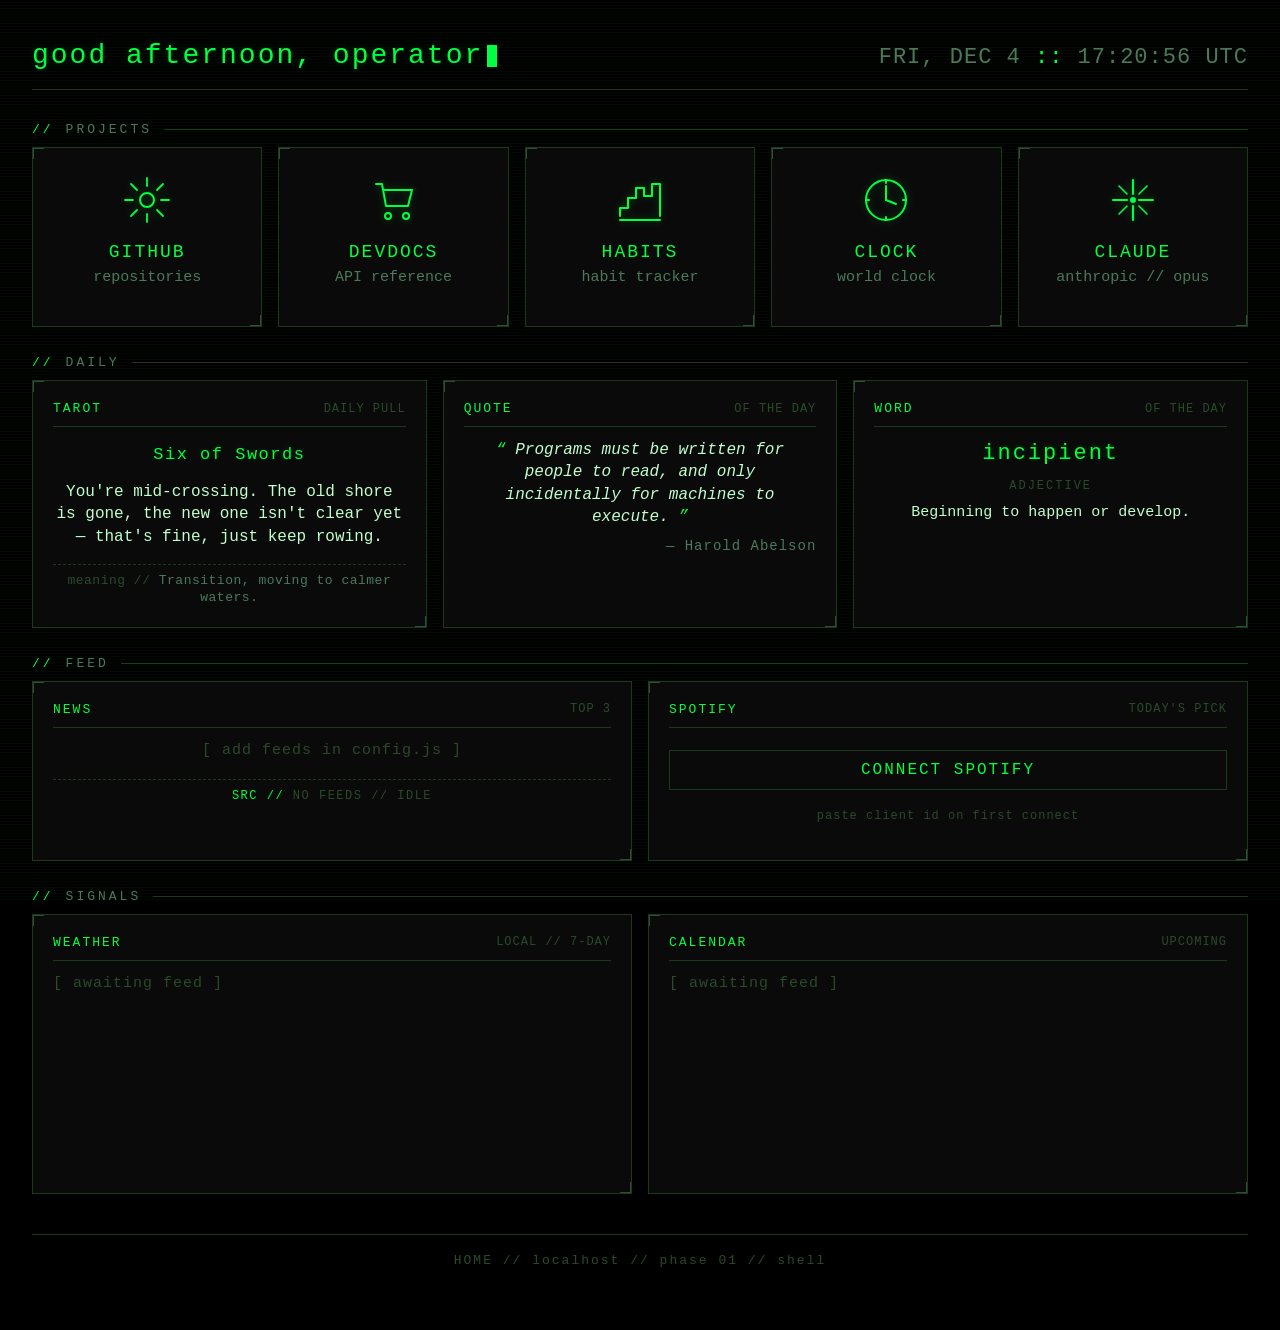
<file: browsers/librewolf/newtab/index.html>
<!DOCTYPE html>
<html lang="en">
<head>
<meta charset="UTF-8">
<title>HOME // new tab</title>
<style>
  :root {
    --sc-bg:         #000000;
    --sc-panel:      #0a0a0a;
    --sc-hover:      #001a0a;
    --sc-border:     #1a3a1a;
    --sc-border-lit: #00ff41;
    --sc-text:       #c0ffcc;
    --sc-text-dim:   #4a7a5a;
    --sc-text-ghost: #2a4a2a;
    --sc-green:      #00ff41;
    --sc-green-dim:  #00cc33;
    --sc-amber:      #ffaa00;
    --sc-red:        #ff0033;
    --sc-glow:       0 0 12px rgba(0, 255, 65, 0.35);
    --sc-glow-soft:  0 0 6px  rgba(0, 255, 65, 0.18);
  }

  * { box-sizing: border-box; margin: 0; padding: 0; }

  html, body {
    background: var(--sc-bg);
    color: var(--sc-text);
    font-family: "VT323", monospace;
    font-size: 20px;
    min-height: 100vh;
    overflow-x: hidden;
  }

  /* Scanlines overlay — classic CRT scanline pattern */
  body::before {
    content: "";
    position: fixed;
    inset: 0;
    pointer-events: none;
    z-index: 1;
    background-image: repeating-linear-gradient(
      to bottom,
      transparent 0,
      transparent 2px,
      rgba(0, 255, 65, 0.04) 2px,
      rgba(0, 255, 65, 0.04) 3px
    );
  }

  /* the main landmark: no box of its own, so the layout is untouched */
  .page-main { display: contents; }

  .wrap {
    max-width: 1400px;
    margin: 0 auto;
    padding: 40px 32px 60px;
    position: relative;
    z-index: 2;
  }

  /* ===== Header ===== */
  header {
    display: flex;
    align-items: baseline;
    justify-content: space-between;
    padding-bottom: 18px;
    border-bottom: 1px solid var(--sc-border);
    margin-bottom: 32px;
  }
  .greeting {
    font-family: "VT323", monospace;
    font-size: 28px;
    color: var(--sc-green);
    letter-spacing: 2px;
    text-shadow: var(--sc-glow-soft);
  }
  .greeting .cursor {
    display: inline-block;
    width: 10px; height: 22px;
    background: var(--sc-green);
    margin-left: 4px;
    animation: blink 1s steps(2) infinite;
    vertical-align: middle;
  }
  .clock {
    font-family: "VT323", monospace;
    font-size: 22px;
    color: var(--sc-text-dim);
    letter-spacing: 1px;
  }
  .clock .sep { color: var(--sc-green); }
  @keyframes blink { 50% { opacity: 0; } }

  /* ===== Row headers ===== */
  .row-label {
    font-family: "VT323", monospace;
    font-size: 13px;
    letter-spacing: 3px;
    color: var(--sc-text-dim);
    text-transform: uppercase;
    margin: 28px 0 10px;
    display: flex;
    align-items: center;
    gap: 12px;
  }
  .row-label::before {
    content: "//";
    color: var(--sc-green);
  }
  .row-label::after {
    content: "";
    flex: 1;
    height: 1px;
    background: var(--sc-border);
  }

  /* ===== Grid rows ===== */
  .grid-5 {
    display: grid;
    grid-template-columns: repeat(5, 1fr);
    gap: 16px;
  }
  .grid-4 {
    display: grid;
    grid-template-columns: repeat(4, 1fr);
    gap: 16px;
  }
  .grid-3 {
    display: grid;
    grid-template-columns: repeat(3, 1fr);
    gap: 16px;
  }
  .grid-2 {
    display: grid;
    grid-template-columns: repeat(2, 1fr);
    gap: 16px;
  }

  @media (max-width: 1200px) {
    .grid-5 { grid-template-columns: repeat(3, 1fr); }
  }
  @media (max-width: 1000px) {
    .grid-4 { grid-template-columns: repeat(2, 1fr); }
    .grid-3 { grid-template-columns: 1fr; }
    .grid-2 { grid-template-columns: 1fr; }
  }
  @media (max-width: 800px) {
    .grid-5 { grid-template-columns: repeat(2, 1fr); }
  }
  @media (max-width: 560px) {
    .grid-4 { grid-template-columns: 1fr; }
    .grid-5 { grid-template-columns: 1fr; }
  }

  /* ===== Card base ===== */
  .card {
    background: var(--sc-panel);
    border: 1px solid var(--sc-border);
    padding: 20px;
    position: relative;
    transition: border-color 150ms ease,
                box-shadow   200ms ease,
                background   150ms ease;
    overflow: hidden;
  }
  .card:hover {
    border-color: var(--sc-green);
    box-shadow: var(--sc-glow);
    background: var(--sc-hover);
  }
  .card::before {
    content: "";
    position: absolute;
    top: 0; left: 0;
    width: 10px; height: 10px;
    border-top:  1px solid var(--sc-text-dim);
    border-left: 1px solid var(--sc-text-dim);
    opacity: 0.6;
    transition: border-color 150ms ease;
  }
  .card:hover::before { border-color: var(--sc-green); }
  .card::after {
    content: "";
    position: absolute;
    bottom: 0; right: 0;
    width: 10px; height: 10px;
    border-bottom: 1px solid var(--sc-text-dim);
    border-right:  1px solid var(--sc-text-dim);
    opacity: 0.6;
    transition: border-color 150ms ease;
  }
  .card:hover::after { border-color: var(--sc-green); }

  /* ===== Launcher cards ===== */
  .launcher {
    display: flex;
    flex-direction: column;
    align-items: center;
    text-align: center;
    text-decoration: none;
    color: inherit;
    padding: 24px 16px;
    min-height: 180px;
  }
  .launcher .icon-slot {
    width: 56px; height: 56px;
    display: flex;
    align-items: center;
    justify-content: center;
    color: var(--sc-green);
    margin-bottom: 14px;
    filter: drop-shadow(0 0 4px rgba(0, 255, 65, 0.3));
  }
  .launcher:hover .icon-slot {
    filter: drop-shadow(0 0 8px rgba(0, 255, 65, 0.7));
  }
  .launcher .title {
    font-family: "VT323", monospace;
    font-size: 18px;
    color: var(--sc-green);
    letter-spacing: 2px;
    margin-bottom: 6px;
  }
  .launcher .tagline {
    font-size: 15px;
    color: var(--sc-text-dim);
    line-height: 1.3;
  }

  /* ===== Widget cards ===== */
  .widget {
    min-height: 180px;
    display: flex;
    flex-direction: column;
  }
  .widget .w-head {
    display: flex;
    align-items: center;
    justify-content: space-between;
    padding-bottom: 10px;
    margin-bottom: 12px;
    border-bottom: 1px solid var(--sc-border);
  }
  .widget .w-title {
    font-family: "VT323", monospace;
    font-size: 13px;
    letter-spacing: 2px;
    color: var(--sc-green);
    text-transform: uppercase;
  }
  .widget .w-badge {
    font-size: 12px;
    color: var(--sc-text-ghost);
    letter-spacing: 1px;
  }
  .widget .w-body {
    flex: 1;
    color: var(--sc-text);
    font-size: 17px;
    line-height: 1.4;
    display: flex;
    align-items: center;
    justify-content: center;
    text-align: center;
  }
  .widget .placeholder {
    color: var(--sc-text-ghost);
    font-size: 15px;
    letter-spacing: 1px;
  }
  .widget .placeholder::before { content: "[ "; }
  .widget .placeholder::after  { content: " ]"; }

  /* Lower row — weather + calendar get taller cards */
  .row-lower .widget { min-height: 280px; }

  /* ===== Widget content — tarot / quote / word ===== */
  .w-body { align-items: flex-start !important; justify-content: flex-start !important; }
  .w-body .content {
    width: 100%;
    display: flex;
    flex-direction: column;
    gap: 8px;
  }
  /* Tarot */
  .tarot-name {
    font-family: "VT323", monospace;
    font-size: 17px;
    color: var(--sc-green);
    letter-spacing: 1.5px;
    text-shadow: var(--sc-glow-soft);
    text-align: center;
    margin-top: 4px;
  }
  .tarot-read {
    font-size: 16px;
    color: var(--sc-text);
    line-height: 1.4;
    text-align: center;
    margin-top: 6px;
  }
  .tarot-meaning {
    font-size: 13px;
    color: var(--sc-text-dim);
    line-height: 1.3;
    text-align: center;
    margin-top: 8px;
    padding-top: 8px;
    border-top: 1px dashed var(--sc-border);
    letter-spacing: 0.5px;
  }
  .tarot-meaning::before { content: "meaning // "; color: var(--sc-text-ghost); }
  /* Source/attribution footer used on daily widgets */
  .w-src {
    font-size: 12px;
    color: var(--sc-text-ghost);
    letter-spacing: 1.5px;
    margin-top: 10px;
    padding-top: 8px;
    border-top: 1px dashed var(--sc-border);
    text-transform: uppercase;
  }
  .w-src::before { content: "src // "; color: var(--sc-green); }
  /* Quote */
  .quote-text {
    font-size: 16px;
    color: var(--sc-text);
    line-height: 1.4;
    font-style: italic;
  }
  .quote-text::before { content: "“ "; color: var(--sc-green); }
  .quote-text::after  { content: " ”"; color: var(--sc-green); }
  .quote-author {
    font-size: 14px;
    color: var(--sc-text-dim);
    text-align: right;
    letter-spacing: 1px;
  }
  .quote-author::before { content: "— "; }
  /* Word */
  .word-text {
    font-family: "VT323", monospace;
    font-size: 22px;
    color: var(--sc-green);
    letter-spacing: 2px;
    text-shadow: var(--sc-glow-soft);
  }
  .word-pos {
    font-size: 12px;
    color: var(--sc-text-ghost);
    letter-spacing: 2px;
    text-transform: uppercase;
  }
  .word-def {
    font-size: 15px;
    color: var(--sc-text);
    line-height: 1.35;
  }
  /* News */
  .news-widget { min-height: 0; }
  .news-widget .w-body { display: block; }
  .news-item {
    display: flex;
    gap: 16px;
    align-items: baseline;
    padding: 10px 2px;
    text-decoration: none;
    color: inherit;
    border-bottom: 1px dashed var(--sc-border);
    transition: color 120ms ease, background 120ms ease;
  }
  .news-item:last-of-type { border-bottom: none; }
  .news-item:hover {
    background: var(--sc-hover);
  }
  .news-label {
    font-size: 14px;
    letter-spacing: 1.5px;
    color: var(--sc-green);
    text-transform: uppercase;
    min-width: 170px;
    flex-shrink: 0;
    text-shadow: var(--sc-glow-soft);
  }
  .news-label::before { content: "[ "; color: var(--sc-text-ghost); }
  .news-label::after  { content: " ]"; color: var(--sc-text-ghost); }
  .news-title {
    font-size: 16px;
    color: var(--sc-text);
    line-height: 1.3;
  }
  .news-item:hover .news-title { color: var(--sc-green); }
  @media (max-width: 700px) {
    .news-item { flex-direction: column; gap: 4px; }
    .news-label { min-width: 0; }
  }
  /* Spotify */
  .spotify-widget .w-body { display: block; }
  .spotify-track {
    display: flex;
    gap: 14px;
    align-items: center;
    text-decoration: none;
    color: inherit;
    padding: 6px 0;
    transition: opacity 120ms ease;
  }
  .spotify-track:hover { opacity: 0.9; }
  .spotify-art {
    width: 84px;
    height: 84px;
    border: 1px solid var(--sc-border);
    flex-shrink: 0;
    object-fit: cover;
    transition: border-color 120ms ease, box-shadow 200ms ease;
  }
  .spotify-track:hover .spotify-art {
    border-color: var(--sc-green);
    box-shadow: var(--sc-glow);
  }
  .spotify-meta { flex: 1; min-width: 0; }
  .spotify-title {
    font-size: 18px;
    color: var(--sc-green);
    text-shadow: var(--sc-glow-soft);
    margin-bottom: 4px;
    overflow: hidden;
    text-overflow: ellipsis;
    white-space: nowrap;
    letter-spacing: 1px;
  }
  .spotify-artist {
    font-size: 15px;
    color: var(--sc-text);
    overflow: hidden;
    text-overflow: ellipsis;
    white-space: nowrap;
  }
  .spotify-album {
    font-size: 13px;
    color: var(--sc-text-dim);
    margin-top: 4px;
    overflow: hidden;
    text-overflow: ellipsis;
    white-space: nowrap;
  }
  .spotify-connect-wrap { text-align: center; padding: 10px 0; }
  .spotify-connect {
    background: transparent;
    color: var(--sc-green);
    border: 1px solid var(--sc-border);
    padding: 10px 20px;
    font-family: "VT323", monospace;
    font-size: 16px;
    letter-spacing: 2px;
    cursor: pointer;
    text-transform: uppercase;
    transition: all 150ms ease;
  }
  .spotify-connect:hover {
    border-color: var(--sc-green);
    box-shadow: var(--sc-glow);
    background: var(--sc-hover);
  }
  .spotify-hint {
    font-size: 12px;
    color: var(--sc-text-ghost);
    margin-top: 10px;
    letter-spacing: 1px;
  }

  /* ===== Footer ===== */
  footer {
    margin-top: 40px;
    padding-top: 18px;
    border-top: 1px solid var(--sc-border);
    text-align: center;
    font-size: 13px;
    color: var(--sc-text-ghost);
    letter-spacing: 2px;
  }
</style>
</head>
<body>
<div class="wrap">

  <header>
    <div class="greeting" role="heading" aria-level="1">
      <span id="greeting">boot sequence</span><span class="cursor"></span>
    </div>
    <div class="clock">
      <span id="date">—</span>
      <span class="sep">::</span>
      <span id="time">—</span>
    </div>
  </header>

  <div class="page-main" role="main">

  <!-- ===== ROW 1 — launchers ===== -->
  <div class="row-label" role="heading" aria-level="2">PROJECTS</div>
  <section class="grid-5">

    <a class="card launcher" href="https://github.com">
      <span class="icon-slot" aria-hidden="true">
        <!-- sunburst / radiating phosphor -->
        <svg width="48" height="48" viewBox="0 0 48 48" fill="none" stroke="currentColor" stroke-width="2" stroke-linecap="round">
          <circle cx="24" cy="24" r="7"/>
          <g stroke-width="1.8">
            <line x1="24" y1="2"  x2="24" y2="10"/>
            <line x1="24" y1="38" x2="24" y2="46"/>
            <line x1="2"  y1="24" x2="10" y2="24"/>
            <line x1="38" y1="24" x2="46" y2="24"/>
            <line x1="8"  y1="8"  x2="14" y2="14"/>
            <line x1="34" y1="34" x2="40" y2="40"/>
            <line x1="40" y1="8"  x2="34" y2="14"/>
            <line x1="14" y1="34" x2="8"  y2="40"/>
          </g>
        </svg>
      </span>
      <div class="title">GITHUB</div>
      <div class="tagline">repositories</div>
    </a>

    <a class="card launcher" href="https://devdocs.io">
      <span class="icon-slot" aria-hidden="true">
        <!-- minimal cart -->
        <svg width="48" height="48" viewBox="0 0 48 48" fill="none" stroke="currentColor" stroke-width="2" stroke-linecap="round" stroke-linejoin="round">
          <path d="M6 8 H12 L16 30 H38 L42 14 H14"/>
          <circle cx="18" cy="40" r="3"/>
          <circle cx="36" cy="40" r="3"/>
        </svg>
      </span>
      <div class="title">DEVDOCS</div>
      <div class="tagline">API reference</div>
    </a>

    <a class="card launcher" href="https://example.com">
      <span class="icon-slot" aria-hidden="true">
        <!-- stepped habit graph -->
        <svg width="48" height="48" viewBox="0 0 48 48" fill="none" stroke="currentColor" stroke-width="2" stroke-linecap="round" stroke-linejoin="round">
          <polyline points="4,40 4,32 12,32 12,22 20,22 20,12 28,12 28,20 36,20 36,8 44,8 44,40"/>
          <line x1="4" y1="44" x2="44" y2="44"/>
        </svg>
      </span>
      <div class="title">HABITS</div>
      <div class="tagline">habit tracker</div>
    </a>

    <a class="card launcher" href="https://time.is">
      <span class="icon-slot" aria-hidden="true">
        <!-- analog clock -->
        <svg width="48" height="48" viewBox="0 0 48 48" fill="none" stroke="currentColor" stroke-width="2" stroke-linecap="round">
          <circle cx="24" cy="24" r="20"/>
          <line x1="24" y1="24" x2="24" y2="10"/>
          <line x1="24" y1="24" x2="34" y2="28"/>
          <line x1="24" y1="4" x2="24" y2="7"/>
          <line x1="24" y1="41" x2="24" y2="44"/>
          <line x1="4" y1="24" x2="7" y2="24"/>
          <line x1="41" y1="24" x2="44" y2="24"/>
        </svg>
      </span>
      <div class="title">CLOCK</div>
      <div class="tagline">world clock</div>
    </a>

    <a class="card launcher" href="https://claude.ai">
      <span class="icon-slot" aria-hidden="true">
        <!-- claude: 8-point radial spark, nods to Anthropic's mark without copying -->
        <svg width="48" height="48" viewBox="0 0 48 48" fill="none" stroke="currentColor" stroke-width="2" stroke-linecap="round">
          <g stroke-width="2.2">
            <!-- four long cardinal rays -->
            <line x1="24" y1="4"  x2="24" y2="18"/>
            <line x1="24" y1="30" x2="24" y2="44"/>
            <line x1="4"  y1="24" x2="18" y2="24"/>
            <line x1="30" y1="24" x2="44" y2="24"/>
          </g>
          <g stroke-width="1.6">
            <!-- four shorter diagonal rays -->
            <line x1="10" y1="10" x2="18" y2="18"/>
            <line x1="30" y1="30" x2="38" y2="38"/>
            <line x1="38" y1="10" x2="30" y2="18"/>
            <line x1="18" y1="30" x2="10" y2="38"/>
          </g>
          <!-- tight center dot -->
          <circle cx="24" cy="24" r="2" fill="currentColor"/>
        </svg>
      </span>
      <div class="title">CLAUDE</div>
      <div class="tagline">anthropic // opus</div>
    </a>

  </section>

  <!-- ===== ROW 2 — daily widgets ===== -->
  <div class="row-label" role="heading" aria-level="2">DAILY</div>
  <section class="grid-3">


    <article class="card widget">
      <div class="w-head">
        <div class="w-title">TAROT</div>
        <div class="w-badge" id="tarot-badge">DAILY PULL</div>
      </div>
      <div class="w-body" id="tarot-body"><span class="placeholder">awaiting transmission</span></div>
    </article>

    <article class="card widget">
      <div class="w-head">
        <div class="w-title">QUOTE</div>
        <div class="w-badge" id="quote-badge">OF THE DAY</div>
      </div>
      <div class="w-body" id="quote-body"><span class="placeholder">awaiting transmission</span></div>
    </article>

    <article class="card widget">
      <div class="w-head">
        <div class="w-title">WORD</div>
        <div class="w-badge" id="word-badge">OF THE DAY</div>
      </div>
      <div class="w-body" id="word-body"><span class="placeholder">awaiting transmission</span></div>
    </article>

  </section>

  <!-- ===== ROW 3 — news feed + spotify ===== -->
  <div class="row-label" role="heading" aria-level="2">FEED</div>
  <section class="grid-2">
    <article class="card widget news-widget">
      <div class="w-head">
        <div class="w-title">NEWS</div>
        <div class="w-badge" id="news-badge">TOP 3</div>
      </div>
      <div class="w-body" id="news-body"><span class="placeholder">awaiting feed</span></div>
    </article>
    <article class="card widget spotify-widget">
      <div class="w-head">
        <div class="w-title">SPOTIFY</div>
        <div class="w-badge" id="spotify-badge">TODAY'S PICK</div>
      </div>
      <div class="w-body" id="spotify-body"><span class="placeholder">not connected</span></div>
    </article>
  </section>

  <!-- ===== ROW 4 — weather + calendar ===== -->
  <div class="row-label" role="heading" aria-level="2">SIGNALS</div>
  <section class="grid-2 row-lower">

    <article class="card widget">
      <div class="w-head">
        <div class="w-title">WEATHER</div>
        <div class="w-badge" id="weather-badge">LOCAL // 7-DAY</div>
      </div>
      <div class="w-body"><span class="placeholder">awaiting feed</span></div>
    </article>

    <article class="card widget">
      <div class="w-head">
        <div class="w-title">CALENDAR</div>
        <div class="w-badge">UPCOMING</div>
      </div>
      <div class="w-body"><span class="placeholder">awaiting feed</span></div>
    </article>

  </section>

  </div>

  <footer>HOME // <span id="hostline">localhost</span> // phase 01 // shell</footer>

</div>

<script src="config.js"></script>
<script>
  // ===== Time-of-day greeting + clock =====
  // Matches GRTA mood schedule: dawn / morning / afternoon / evening / night
  const pad = n => String(n).padStart(2, "0");

  const CFG = window.HOME_CONFIG || {};
  const USER = CFG.name || "operator";

  function greetingFor(h) {
    if (h >= 5  && h < 12) return "good morning, " + USER;
    if (h >= 12 && h < 18) return "good afternoon, " + USER;
    if (h >= 18 && h < 22) return "good evening, " + USER;
    return "night shift, " + USER;
  }

  // Launcher cards and badges from config.js (missing entries keep the markup defaults).
  document.querySelectorAll(".card.launcher").forEach((card, i) => {
    const l = (CFG.launchers || [])[i];
    if (!l) return;
    if (l.href) card.href = l.href;
    if (l.title) card.querySelector(".title").textContent = l.title;
    if (l.tagline) card.querySelector(".tagline").textContent = l.tagline;
  });
  if (CFG.weatherLabel) document.getElementById("weather-badge").textContent = CFG.weatherLabel;

  function render() {
    const d = new Date();
    document.getElementById("greeting").textContent = greetingFor(d.getHours());
    document.getElementById("date").textContent =
      d.toLocaleDateString(undefined, { weekday: "short", month: "short", day: "numeric" }).toUpperCase();
    // Include the timezone abbreviation so the spoofed-tz case is visible.
    // If RFP is still clamping us to UTC, this reads "UTC" or nothing.
    const tz = (() => {
      try {
        const m = d.toLocaleString("en-US", { timeZoneName: "short" }).match(/\b([A-Z]{2,5})$/);
        return m ? m[1] : "";
      } catch (_) { return ""; }
    })();
    document.getElementById("time").textContent =
      pad(d.getHours()) + ":" + pad(d.getMinutes()) + ":" + pad(d.getSeconds()) +
      (tz ? " " + tz : "");
  }
  render();
  setInterval(render, 1000);
</script>

<script>
/* ==== Phase 2 data: tarot deck + quote fallback + word bank ==== */

const TAROT_DECK = [
  // Major Arcana — r = today's energy read
  { n: "0 — The Fool",            m: "New beginnings, leap of faith, innocence, spontaneity.",      r: "Say yes to the thing that scares you a little. The jump is the point — no one ever felt ready." },
  { n: "I — The Magician",        m: "Manifestation, resourcefulness, willpower, focused action.",  r: "You already have every tool you need. Stop collecting and start building." },
  { n: "II — The High Priestess", m: "Intuition, sacred knowledge, the unconscious mind, stillness.",r: "The answer is quieter than the noise. Sit with the question before reaching for the inbox." },
  { n: "III — The Empress",       m: "Femininity, beauty, nature, abundance, nurture.",             r: "Nurture the thing you've been neglecting — the project, the person, the self. Today it grows." },
  { n: "IV — The Emperor",        m: "Authority, structure, control, stable foundation.",           r: "Structure beats willpower. Build the framework today, work inside it tomorrow." },
  { n: "V — The Hierophant",      m: "Tradition, spiritual wisdom, conformity, mentorship.",        r: "Someone has already solved this problem. Find them, read them, borrow the playbook." },
  { n: "VI — The Lovers",         m: "Love, harmony, partnerships, alignment of values.",           r: "A choice today aligns you with what matters. Pick the option your values endorse, not the one that's easier." },
  { n: "VII — The Chariot",       m: "Control, willpower, determination, victory through discipline.",r: "Two forces pulling opposite ways — hold the reins on both. Discipline is the only vehicle forward." },
  { n: "VIII — Strength",         m: "Courage, inner strength, compassion, soft persuasion.",       r: "Soft hand, firm resolve. You don't have to win the argument to hold the ground." },
  { n: "IX — The Hermit",         m: "Soul-searching, introspection, solitude, inner guidance.",    r: "Pull back from the group chat today. The signal you need comes in silence." },
  { n: "X — Wheel of Fortune",    m: "Cycles, turning points, destiny, good luck.",                 r: "Something's turning in your favor — don't muscle it, ride it. Notice which door just opened." },
  { n: "XI — Justice",            m: "Fairness, truth, cause and effect, accountability.",          r: "A ledger's about to balance. Tell the truth, own the share that's yours, and let the rest go." },
  { n: "XII — The Hanged Man",    m: "Pause, surrender, new perspective, letting go.",              r: "You're stuck because you're pushing. Let go for a minute and the view flips." },
  { n: "XIII — Death",            m: "Endings, transformation, transition, release.",               r: "Something wants to end today. Don't prop it up out of nostalgia — compost it." },
  { n: "XIV — Temperance",        m: "Balance, moderation, patience, purposeful blending.",         r: "The sustainable pace wins today. Not the sprint, not the crawl — the walk you can keep." },
  { n: "XV — The Devil",          m: "Shadow self, attachment, addiction, self-imposed limits.",    r: "A habit's running the show. Look it dead in the eye — most of its power dies in the looking." },
  { n: "XVI — The Tower",         m: "Sudden upheaval, revelation, collapse of false structure.",   r: "If something falls today, it was already hollow. Clear the rubble — don't rebuild the same thing." },
  { n: "XVII — The Star",         m: "Hope, faith, renewal, serenity, inspiration.",                r: "After a rough stretch, a clear sky. Let yourself believe in the next thing you're making." },
  { n: "XVIII — The Moon",        m: "Illusion, intuition, fear surfacing, the subconscious.",      r: "Not everything you're feeling is real — but not everything you're feeling is wrong. Name which is which." },
  { n: "XIX — The Sun",           m: "Joy, success, vitality, positivity, clarity.",                r: "Today is good on purpose. Don't earn it, don't over-explain it — just be in it." },
  { n: "XX — Judgement",          m: "Reckoning, inner calling, rebirth, absolution.",              r: "A call is coming through — from your past, your gut, or a version of yourself you left behind. Answer it." },
  { n: "XXI — The World",         m: "Completion, integration, accomplishment, wholeness.",         r: "You're closer to done than you think. Finish the last 10% today — don't start a new chapter mid-sentence." },
  // Wands — fire, passion, creative energy
  { n: "Ace of Wands",    m: "Spark of inspiration, new creative energy, opportunity.",             r: "An idea just lit up — protect it for thirty minutes before you pitch, share, or evaluate it." },
  { n: "Two of Wands",    m: "Future planning, decision to expand, bold vision.",                   r: "Zoom out. The six-month view makes today's tradeoff obvious." },
  { n: "Three of Wands",  m: "Foresight, progress, ships coming in.",                               r: "The work you shipped earlier is starting to return value. Watch for signals — follow the warm ones." },
  { n: "Four of Wands",   m: "Celebration, home, belonging, milestones.",                           r: "A milestone earned, even if small — mark it out loud. Unacknowledged wins atrophy." },
  { n: "Five of Wands",   m: "Friction, competition, scrappy disagreement.",                        r: "Friction today is a sign people care. Don't smooth it too early — the heat is making the shape." },
  { n: "Six of Wands",    m: "Public recognition, victory, confidence affirmed.",                   r: "You're being seen. Accept the credit without deflecting — then get back to the next thing." },
  { n: "Seven of Wands",  m: "Defending your ground, perseverance, conviction.",                    r: "Hold the line on the standard. If you lower it today, you'll be defending the lower one tomorrow." },
  { n: "Eight of Wands",  m: "Swift motion, news arriving, rapid progress.",                        r: "Things speed up today. Inbox is active — check it with intention, not anxiety." },
  { n: "Nine of Wands",   m: "Resilience, last stand, stamina under pressure.",                     r: "You're tired, you're close. Not 'push through' — just one more honest round, then rest on purpose." },
  { n: "Ten of Wands",    m: "Overburden, responsibility, carrying too much.",                      r: "The load is too heavy because some of it isn't yours. Put down what you picked up for someone else." },
  { n: "Page of Wands",   m: "Discovery, enthusiasm, exploration of what's new.",                   r: "A beginner's curiosity today. Poke the thing you don't fully understand — the reps compound fast." },
  { n: "Knight of Wands", m: "Adventure, impulsive drive, passionate movement.",                    r: "Momentum is a gift but a poor strategist. Go fast on the right thing — pause to check that twice." },
  { n: "Queen of Wands",  m: "Warmth, confidence, magnetic presence.",                              r: "Bring the warmth today, not the heat. Your presence does more than your pitch." },
  { n: "King of Wands",   m: "Visionary leader, entrepreneurial fire, honor.",                      r: "Lead by pointing at the thing, not by pulling people toward it. The vision is the work." },
  // Cups — water, emotion, relationships
  { n: "Ace of Cups",     m: "New feelings, emotional opening, intuitive flow.",                    r: "Feelings are data. Something opened up — notice what, without rushing to respond." },
  { n: "Two of Cups",     m: "Mutual attraction, partnership, deep rapport.",                       r: "A relationship that matters needs ten minutes of real attention today. Make it." },
  { n: "Three of Cups",   m: "Friendship, celebration, community joy.",                             r: "The work is better when you share it. Text the friend, send the picture, include someone in." },
  { n: "Four of Cups",    m: "Apathy, turning inward, missing what's offered.",                     r: "Something good is being offered while you're looking past it. Look up." },
  { n: "Five of Cups",    m: "Grief, regret, but two cups remain standing.",                        r: "It's OK to mourn what didn't work. It's also OK to pick up what still does — two cups are standing." },
  { n: "Six of Cups",     m: "Nostalgia, childhood memory, old friendships.",                       r: "Something from before is useful again. Reach back — old tool, old friend, old note — bring it forward." },
  { n: "Seven of Cups",   m: "Many options, illusion, need to choose.",                             r: "Too many tabs open, literal and figurative. Close six. The right one becomes obvious." },
  { n: "Eight of Cups",   m: "Walking away from what no longer nourishes.",                         r: "You've outgrown something — a tool, a role, a rhythm. Walking away today isn't quitting, it's honesty." },
  { n: "Nine of Cups",    m: "Contentment, wish fulfilled, gratitude.",                             r: "You have more than you're letting yourself notice. Five minutes of gratitude, specific, written down." },
  { n: "Ten of Cups",     m: "Emotional harmony, family, belonging fulfilled.",                     r: "Belonging isn't found, it's made. Tend the people you're already chosen by." },
  { n: "Page of Cups",    m: "Creative message, tender intuition, surprise feeling.",               r: "A surprising feeling shows up — receive it without immediately analyzing it. The message is in the feeling." },
  { n: "Knight of Cups",  m: "Romance, imagination in motion, following the heart.",                r: "Make the romantic gesture today — in love, in craft, in how you open the email. The flourish is the point." },
  { n: "Queen of Cups",   m: "Compassion, emotional wisdom, gentle holding.",                       r: "Be the calm one today. Not the fixer — the one who makes space for someone else to find their own footing." },
  { n: "King of Cups",    m: "Emotional balance, calm under pressure, diplomat.",                   r: "Respond, don't react. The pause before your reply is where your power is today." },
  // Swords — air, mind, conflict
  { n: "Ace of Swords",   m: "Breakthrough, clarity, cutting through confusion.",                   r: "A clear thought cuts through a week of fog today. Write it down the second it lands." },
  { n: "Two of Swords",   m: "Stalemate, blocked, decision avoided.",                               r: "You already know. The only thing missing is your willingness to admit it. Decide by sundown." },
  { n: "Three of Swords", m: "Heartbreak, grief, necessary wounding.",                              r: "A truth will sting today — don't numb it, don't perform it. Let it do its work and pass through." },
  { n: "Four of Swords",  m: "Rest, recovery, retreat to recharge.",                                r: "Rest is the work today. Nap, walk, log off. Guilt about stopping is a cognitive bug, not a signal." },
  { n: "Five of Swords",  m: "Hollow victory, conflict's cost, tension.",                           r: "Winning the argument isn't free. Ask if the cost is worth the point you're trying to make." },
  { n: "Six of Swords",   m: "Transition, moving to calmer waters.",                                r: "You're mid-crossing. The old shore is gone, the new one isn't clear yet — that's fine, just keep rowing." },
  { n: "Seven of Swords", m: "Strategy, stealth, risky tactics.",                                   r: "Not every move needs to be announced. Do the quiet work today; the loud one can come later." },
  { n: "Eight of Swords", m: "Self-imposed trap, perceived restriction.",                           r: "The rope isn't tied. Three of the constraints you think you have, you can just walk out of." },
  { n: "Nine of Swords",  m: "Night anxiety, worry loops, dread.",                                  r: "The 3am version of the problem is lying to you. Wait until you've had coffee before you believe it." },
  { n: "Ten of Swords",   m: "Rock bottom — after this, only up.",                                  r: "Something's hit its floor. Good news: there's nothing left to lose on this front. Build back clean." },
  { n: "Page of Swords",  m: "Curiosity, mental energy, restless learner.",                         r: "Chase the curiosity today. Rabbit hole for an hour — you'll find something you needed." },
  { n: "Knight of Swords",m: "Charge, conviction, direct action.",                                  r: "Go direct today. Skip the five-paragraph preamble, say the thing in one sentence, send it." },
  { n: "Queen of Swords", m: "Clear-eyed, independent, unsentimental truth.",                       r: "Warm heart, cold eye. You can care deeply about the person and still tell them the truth." },
  { n: "King of Swords",  m: "Intellectual authority, ethical reasoning.",                          r: "Be the adult in the room. Calm logic. The feelings are real; the decision is still yours to make clearly." },
  // Pentacles — earth, material, body, work
  { n: "Ace of Pentacles",   m: "New material opportunity, stable ground, seed money.",             r: "A real opportunity with real mechanics today — not a pitch, not a dream. Investigate the actual numbers." },
  { n: "Two of Pentacles",   m: "Juggling, adaptability, flux with rhythm.",                        r: "Multiple plates up is fine; just don't pretend they're all equally important. Rank them, then juggle." },
  { n: "Three of Pentacles", m: "Collaboration, skill-building, craft mastery.",                    r: "Someone can help you today. Not 'save you' — pair with you. Ask." },
  { n: "Four of Pentacles",  m: "Security, holding tight, conserving resources.",                   r: "Holding on tight is how you crush what you're protecting. Loosen the grip — it stays." },
  { n: "Five of Pentacles",  m: "Scarcity felt, help available if you look up.",                    r: "You feel low on something — money, energy, attention. Check what's actually there before spiraling." },
  { n: "Six of Pentacles",   m: "Generosity, balanced giving and receiving.",                       r: "Give something today — help, money, time, a real compliment. And notice if you can accept one back." },
  { n: "Seven of Pentacles", m: "Patience, the long game, sustainable growth.",                     r: "The work is growing even when you don't see it. Check in, don't uproot. Water and wait." },
  { n: "Eight of Pentacles", m: "Apprenticeship, deep practice, craftsmanship.",                    r: "Reps today. Same motion, slightly better, lots of times. Mastery is boring on purpose." },
  { n: "Nine of Pentacles",  m: "Abundance earned, self-sufficiency, elegance.",                    r: "Look at what you've built. Seriously — stop for five minutes and see it. That's real." },
  { n: "Ten of Pentacles",   m: "Legacy, generational wealth, rooted family.",                      r: "Think in decades today, not quarters. What's the version of this that outlives you?" },
  { n: "Page of Pentacles",  m: "Goal-setting, study, new venture plotted.",                        r: "Pick one goal and write the first three concrete steps. Not ten. Three." },
  { n: "Knight of Pentacles",m: "Steady work, reliability, unglamorous progress.",                  r: "Boring is the strategy today. Show up, do the thing, log it, close the laptop. Consistency is the edge." },
  { n: "Queen of Pentacles", m: "Nurturing, resourceful, rooted in the real.",                      r: "Tend the physical environment today — the desk, the pantry, the body. The mind follows the space." },
  { n: "King of Pentacles",  m: "Prosperity, provider, material mastery.",                          r: "You have more leverage than you're using. Invest something — time, capital, attention — with intent, not fear." }
];

const QUOTES_LOCAL = [
  { q: "The obstacle is the way.", a: "Marcus Aurelius" },
  { q: "The cave you fear to enter holds the treasure you seek.", a: "Joseph Campbell" },
  { q: "Simplicity is the ultimate sophistication.", a: "Leonardo da Vinci" },
  { q: "The only way to do great work is to love what you do.", a: "Steve Jobs" },
  { q: "Do not go where the path may lead, go instead where there is no path and leave a trail.", a: "Ralph Waldo Emerson" },
  { q: "It always seems impossible until it's done.", a: "Nelson Mandela" },
  { q: "Whether you think you can or think you can't, you're right.", a: "Henry Ford" },
  { q: "The future depends on what you do today.", a: "Mahatma Gandhi" },
  { q: "Quality is not an act, it is a habit.", a: "Aristotle" },
  { q: "First, solve the problem. Then, write the code.", a: "John Johnson" },
  { q: "Premature optimization is the root of all evil.", a: "Donald Knuth" },
  { q: "Talk is cheap. Show me the code.", a: "Linus Torvalds" },
  { q: "Any sufficiently advanced technology is indistinguishable from magic.", a: "Arthur C. Clarke" },
  { q: "The best way to predict the future is to invent it.", a: "Alan Kay" },
  { q: "Make it work, make it right, make it fast.", a: "Kent Beck" },
  { q: "Programs must be written for people to read, and only incidentally for machines to execute.", a: "Harold Abelson" },
  { q: "Walk as if you are kissing the Earth with your feet.", a: "Thich Nhat Hanh" },
  { q: "Wherever you are, be all there.", a: "Jim Elliot" },
  { q: "The present moment is the only moment available to us, and it is the door to all moments.", a: "Thich Nhat Hanh" },
  { q: "When you know yourself, you are empowered. When you accept yourself, you are invincible.", a: "Tina Lifford" },
  { q: "He who is not busy being born is busy dying.", a: "Bob Dylan" },
  { q: "We are what we pretend to be, so we must be careful about what we pretend to be.", a: "Kurt Vonnegut" },
  { q: "Stay hungry, stay foolish.", a: "Stewart Brand" },
  { q: "Discipline equals freedom.", a: "Jocko Willink" },
  { q: "Amateurs sit and wait for inspiration. The rest of us just get up and go to work.", a: "Stephen King" },
  { q: "The price of anything is the amount of life you exchange for it.", a: "Henry David Thoreau" },
  { q: "The scariest moment is always just before you start.", a: "Stephen King" },
  { q: "You miss 100% of the shots you don't take.", a: "Wayne Gretzky" },
  { q: "Fall seven times, stand up eight.", a: "Japanese Proverb" },
  { q: "The mind is everything. What you think you become.", a: "Buddha" },
  { q: "Act as if what you do makes a difference. It does.", a: "William James" },
  { q: "The journey of a thousand miles begins with a single step.", a: "Lao Tzu" },
  { q: "He who has a why to live can bear almost any how.", a: "Friedrich Nietzsche" },
  { q: "Do what you can, with what you have, where you are.", a: "Theodore Roosevelt" },
  { q: "The unexamined life is not worth living.", a: "Socrates" },
  { q: "Be the change you wish to see in the world.", a: "Mahatma Gandhi" },
  { q: "I think, therefore I am.", a: "René Descartes" },
  { q: "Happiness is not something ready-made. It comes from your own actions.", a: "Dalai Lama" },
  { q: "The greatest glory in living lies not in never falling, but in rising every time we fall.", a: "Nelson Mandela" },
  { q: "Well done is better than well said.", a: "Benjamin Franklin" },
  { q: "What lies behind us and what lies before us are tiny matters compared to what lies within us.", a: "Ralph Waldo Emerson" },
  { q: "Success is not final, failure is not fatal: it is the courage to continue that counts.", a: "Winston Churchill" },
  { q: "Life is what happens to you while you're busy making other plans.", a: "John Lennon" },
  { q: "Everything you can imagine is real.", a: "Pablo Picasso" },
  { q: "You must be the change you wish to see in the world.", a: "Mahatma Gandhi" },
  { q: "The best time to plant a tree was 20 years ago. The second best time is now.", a: "Chinese Proverb" },
  { q: "It is never too late to be what you might have been.", a: "George Eliot" },
  { q: "The only impossible journey is the one you never begin.", a: "Tony Robbins" },
  { q: "Your time is limited, don't waste it living someone else's life.", a: "Steve Jobs" },
  { q: "The harder you work for something, the greater you'll feel when you achieve it.", a: "Anonymous" },
  { q: "Be yourself; everyone else is already taken.", a: "Oscar Wilde" },
  { q: "An unexamined life is not worth living.", a: "Socrates" },
  { q: "Turn your wounds into wisdom.", a: "Oprah Winfrey" },
  { q: "The man who moves a mountain begins by carrying away small stones.", a: "Confucius" }
];

const WORDS = [
  { w: "petrichor",     p: "noun",      d: "The pleasant smell of earth after rain on dry soil." },
  { w: "susurrus",      p: "noun",      d: "A soft whispering or rustling sound." },
  { w: "sillage",       p: "noun",      d: "The scent that lingers in the air after someone has passed through." },
  { w: "limerence",     p: "noun",      d: "The state of being infatuated with another person." },
  { w: "saudade",       p: "noun",      d: "A deep emotional longing for an absent something or someone." },
  { w: "hiraeth",       p: "noun",      d: "A homesickness for a home you cannot return to, or that never was." },
  { w: "numinous",      p: "adjective", d: "Having a strong spiritual or religious quality; mysterious." },
  { w: "ineffable",     p: "adjective", d: "Too great or extreme to be expressed in words." },
  { w: "mellifluous",   p: "adjective", d: "Sweet or musical; pleasant to hear." },
  { w: "ephemeral",     p: "adjective", d: "Lasting for a very short time." },
  { w: "defenestrate",  p: "verb",      d: "To throw someone or something out of a window." },
  { w: "sonorous",      p: "adjective", d: "Imposingly deep and full; resonant." },
  { w: "halcyon",       p: "adjective", d: "Denoting a period of time in the past that was idyllically happy." },
  { w: "lugubrious",    p: "adjective", d: "Looking or sounding sad and dismal." },
  { w: "phosphene",     p: "noun",      d: "A ring or spot of light produced by pressure on the eyeball or direct stimulation of the visual system." },
  { w: "gossamer",      p: "adjective", d: "Light, thin, and insubstantial or delicate." },
  { w: "serendipity",   p: "noun",      d: "The occurrence of events by chance in a happy or beneficial way." },
  { w: "denouement",    p: "noun",      d: "The final part of a narrative where strands of the plot are resolved." },
  { w: "ephemera",      p: "noun",      d: "Things that exist or are used for only a short time." },
  { w: "quixotic",      p: "adjective", d: "Exceedingly idealistic; unrealistic and impractical." },
  { w: "perspicacious", p: "adjective", d: "Having a ready insight into and understanding of things." },
  { w: "surreptitious", p: "adjective", d: "Kept secret, especially because it would not be approved of." },
  { w: "obfuscate",     p: "verb",      d: "To render obscure, unclear, or unintelligible." },
  { w: "palimpsest",    p: "noun",      d: "Something reused or altered but still bearing visible traces of its earlier form." },
  { w: "zephyr",        p: "noun",      d: "A soft, gentle breeze." },
  { w: "nadir",         p: "noun",      d: "The lowest or most unsuccessful point in a situation." },
  { w: "zenith",        p: "noun",      d: "The time at which something is most powerful or successful." },
  { w: "liminal",       p: "adjective", d: "Relating to a transitional or initial stage; occupying a position at a boundary." },
  { w: "apricity",      p: "noun",      d: "The warmth of the sun in winter." },
  { w: "clinquant",     p: "adjective", d: "Glittering with gold or tinsel; showy." },
  { w: "crepuscular",   p: "adjective", d: "Of, resembling, or relating to twilight." },
  { w: "defervescence", p: "noun",      d: "The reduction of a fever; the cooling down." },
  { w: "eudaimonia",    p: "noun",      d: "The contented state of being happy, healthy, and prosperous." },
  { w: "flaneur",       p: "noun",      d: "One who strolls around aimlessly but enjoyably, observing life and the city." },
  { w: "gallivant",     p: "verb",      d: "Go around from one place to another in pursuit of pleasure or entertainment." },
  { w: "incandescent",  p: "adjective", d: "Emitting light as a result of being heated; passionately emotional." },
  { w: "juxtapose",     p: "verb",      d: "Place close together for contrasting effect." },
  { w: "laconic",       p: "adjective", d: "Using few words; expressing much in few words." },
  { w: "myriad",        p: "noun",      d: "A countless or extremely great number." },
  { w: "nemophilist",   p: "noun",      d: "One who loves the forest and its beauty and solitude." },
  { w: "obdurate",      p: "adjective", d: "Stubbornly refusing to change one's opinion or course of action." },
  { w: "pellucid",      p: "adjective", d: "Translucently clear; easily understood." },
  { w: "querulous",     p: "adjective", d: "Complaining in a petulant or whining manner." },
  { w: "redolent",      p: "adjective", d: "Strongly reminiscent or suggestive of; fragrant." },
  { w: "sempiternal",   p: "adjective", d: "Everlasting; eternal." },
  { w: "taciturn",      p: "adjective", d: "Reserved or uncommunicative in speech; saying little." },
  { w: "ubiquitous",    p: "adjective", d: "Present, appearing, or found everywhere." },
  { w: "winsome",       p: "adjective", d: "Attractive or appealing in appearance or character." },
  { w: "xenial",        p: "adjective", d: "Hospitable, especially to visiting strangers or foreigners." },
  { w: "yonder",        p: "adverb",    d: "At some distance in the direction indicated; over there." },
  { w: "zugzwang",      p: "noun",      d: "A position in which any move made worsens the situation; a dilemma." },
  { w: "eloquent",      p: "adjective", d: "Fluent or persuasive in speaking or writing." },
  { w: "fecund",        p: "adjective", d: "Producing or capable of producing an abundance of offspring or new growth." },
  { w: "harbinger",     p: "noun",      d: "A person or thing that announces or signals the approach of another." },
  { w: "incipient",     p: "adjective", d: "Beginning to happen or develop." },
  { w: "jocund",        p: "adjective", d: "Cheerful and lighthearted." },
  { w: "kairos",        p: "noun",      d: "The right, critical, or opportune moment." }
];

/* ==== Helpers ==== */
function dayOfYear(d) {
  const start = new Date(d.getFullYear(), 0, 0);
  const diff = d - start + ((start.getTimezoneOffset() - d.getTimezoneOffset()) * 60 * 1000);
  // +1 offset compensates for resistFingerprinting reporting UTC, which made
  // evening views show the next day's content. Each day still advances by 1;
  // only the starting alignment moves.
  return Math.floor(diff / 86400000) + 1;
}
function daySeed(d) {
  return d.getFullYear() * 1000 + dayOfYear(d);
}
function todayKey() {
  const d = new Date();
  return `${d.getFullYear()}-${String(d.getMonth()+1).padStart(2,'0')}-${String(d.getDate()).padStart(2,'0')}`;
}

/* localStorage cache with TTL (ms). */
const CACHE = {
  get(key) {
    try {
      const raw = localStorage.getItem("home.cache." + key);
      if (!raw) return null;
      const { exp, val } = JSON.parse(raw);
      if (Date.now() > exp) return null;
      return val;
    } catch (_) { return null; }
  },
  /* Stale-read: return cached value ignoring expiry, plus age in ms.
     Used to fall back on stale data when a fetch fails. */
  getStale(key) {
    try {
      const raw = localStorage.getItem("home.cache." + key);
      if (!raw) return null;
      const { exp, val } = JSON.parse(raw);
      return { val, ageMs: Date.now() - (exp - /*written-ttl unknown*/ 0) };
    } catch (_) { return null; }
  },
  set(key, val, ttlMs) {
    try {
      localStorage.setItem("home.cache." + key,
        JSON.stringify({ exp: Date.now() + ttlMs, val, storedAt: Date.now() }));
    } catch (_) {}
  }
};

/* Minimal HTML-escape for strings from outside the page (news, quotes, Spotify). */
function escHtml(s) {
  return String(s).replace(/[&<>"']/g, ch =>
    ({ "&":"&amp;", "<":"&lt;", ">":"&gt;", '"':"&quot;", "'":"&#39;" }[ch]));
}

/* ==== Renderers ==== */
function renderTarot() {
  const card = TAROT_DECK[daySeed(new Date()) % TAROT_DECK.length];
  const body = document.getElementById("tarot-body");
  body.innerHTML = `
    <div class="content">
      <div class="tarot-name">${card.n}</div>
      <div class="tarot-read">${card.r}</div>
      <div class="tarot-meaning">${card.m}</div>
    </div>`;
}

function renderLocalQuote() {
  const q = QUOTES_LOCAL[dayOfYear(new Date()) % QUOTES_LOCAL.length];
  const body = document.getElementById("quote-body");
  body.innerHTML = `
    <div class="content">
      <div class="quote-text">${q.q}</div>
      <div class="quote-author">${q.a}</div>
    </div>`;
  document.getElementById("quote-badge").textContent = "OF THE DAY";
}

async function renderQuote() {
  // Try cache first — 24h TTL, keyed by today so new day forces fresh fetch.
  const cacheKey = "quote." + todayKey();
  const cached = CACHE.get(cacheKey);
  if (cached) {
    const body = document.getElementById("quote-body");
    body.innerHTML = `
      <div class="content">
        <div class="quote-text">${escHtml(cached.q)}</div>
        <div class="quote-author">${escHtml(cached.a)}</div>
      </div>`;
    document.getElementById("quote-badge").textContent = "LIVE";
    return;
  }
  // Try ZenQuotes API (free, no auth, CORS enabled). Fallback to local on failure.
  try {
    const res = await fetch("https://zenquotes.io/api/today", { signal: AbortSignal.timeout(4000) });
    if (!res.ok) throw new Error("bad status " + res.status);
    const data = await res.json();
    if (!Array.isArray(data) || !data[0] || !data[0].q) throw new Error("bad shape");
    const quote = { q: data[0].q, a: data[0].a || "Unknown" };
    CACHE.set(cacheKey, quote, 24 * 60 * 60 * 1000);
    const body = document.getElementById("quote-body");
    body.innerHTML = `
      <div class="content">
        <div class="quote-text">${escHtml(quote.q)}</div>
        <div class="quote-author">${escHtml(quote.a)}</div>
      </div>`;
    document.getElementById("quote-badge").textContent = "LIVE";
  } catch (_) {
    renderLocalQuote();
  }
}

function renderWord() {
  const w = WORDS[dayOfYear(new Date()) % WORDS.length];
  const body = document.getElementById("word-body");
  body.innerHTML = `
    <div class="content">
      <div class="word-text">${w.w}</div>
      <div class="word-pos">${w.p}</div>
      <div class="word-def">${w.d}</div>
    </div>`;
}


/* ==== News: keyword → category label map ==================================
   Order matters — more specific patterns first (regions/proper nouns
   before generic topics) so a "Russian missile strike" becomes
   "Russia Update" not generic "War Update". Fallback is "World News". */
const NEWS_CATEGORIES = [
  { re: /\b(ukraine|russia|russian|putin|zelensky|moscow|kyiv|kremlin)\b/i, label: "Russia Update" },
  { re: /\b(israel|israeli|palestin|gaza|hamas|hezbollah|iran|iranian|syria|lebanon|houthi|yemen)\b/i, label: "Mideast" },
  { re: /\b(china|chinese|taiwan|beijing|xi jinping|hong kong)\b/i, label: "China Update" },
  { re: /\b(north korea|south korea|kim jong|pyongyang|seoul)\b/i, label: "Korea Update" },
  { re: /\b(india|pakistan|modi|new delhi|mumbai|islamabad)\b/i, label: "South Asia" },
  { re: /\b(africa|nigeria|kenya|ethiopia|sudan|south africa)\b/i, label: "Africa" },
  { re: /\b(mexico|brazil|argentina|venezuela|colombia|chile|latin)\b/i, label: "Latin America" },
  { re: /\b(war|invasion|missile|airstrike|troops|military|combat|offensive|ceasefire|front line|frontline)\b/i, label: "War Update" },
  { re: /\b(election|elections|vote|voter|ballot|parliament|senate|congress|prime minister|president|chancellor)\b/i, label: "Politics" },
  { re: /\b(market|stocks?|economy|inflation|gdp|recession|interest rate|fed|imf)\b/i, label: "Market Report" },
  { re: /\b(climate|emission|warming|glacier|carbon|heatwave|drought)\b/i, label: "Climate" },
  { re: /\b(flood|storm|hurricane|earthquake|wildfire|tsunami|typhoon|volcano|landslide|cyclone)\b/i, label: "Disaster" },
  { re: /\b(ai |artificial intelligence|chatgpt|openai|anthropic|chip|semiconductor)\b/i, label: "Tech" },
  { re: /\b(space|nasa|spacex|rocket|satellite|mars|moon|asteroid|iss)\b/i, label: "Space" },
  { re: /\b(covid|virus|pandemic|outbreak|vaccine|disease|measles|cholera|bird flu)\b/i, label: "Health" },
  { re: /\b(protest|rally|riot|demonstration|march|strike action|unrest)\b/i, label: "Protest" },
  { re: /\b(tariff|trade war|sanction|embargo|import ban|export ban)\b/i, label: "Trade" },
  { re: /\b(oil|gas price|opec|pipeline|nuclear plant|uranium|energy crisis)\b/i, label: "Energy" },
  { re: /\b(united nations|\bun\b|nato|summit|diplomat|treaty|peace talks|ceasefire talks)\b/i, label: "Diplomacy" },
  { re: /\b(european union|\beu\b|germany|france|spain|italy|britain|uk|london|berlin|paris)\b/i, label: "Europe" },
  { re: /\b(america|american|washington|biden|trump|white house|pentagon)\b/i, label: "US Update" },
  { re: /\b(scientist|research|study|breakthrough|discovery|experiment)\b/i, label: "Science" },
  { re: /\b(arrest|murder|shooting|court|trial|verdict|conviction|sentenced)\b/i, label: "Crime" }
];

function categorize(title) {
  for (const cat of NEWS_CATEGORIES) {
    if (cat.re.test(title)) return cat.label;
  }
  return "World News";
}

/* ==== News: configured feeds (config.js → newsFeeds) ===================== */
/* Feeds are fetched through rss2json.com, which returns CORS headers that
   most feed hosts do not send. Items from all feeds are merged, newest
   first, and the top three are shown with a keyword-derived category label. */
const NEWS_CACHE_KEY = "news.feeds.v3";
const NEWS_TTL_MS = 20 * 60 * 1000;  // 20 minutes
const NEWS_FEEDS = (window.HOME_CONFIG && window.HOME_CONFIG.newsFeeds) || [];

function newsSourceLabel() {
  return NEWS_FEEDS.map(f => f.label || "feed").join(" + ") || "no feeds";
}

function renderNewsList(items, ageBadge) {
  const body = document.getElementById("news-body");
  body.innerHTML = `
    <div class="content">
      ${items.map(it => `
        <a class="news-item" href="${escHtml(safeUrl(it.url))}" target="_blank" rel="noopener noreferrer">
          <span class="news-label">${escHtml(it.label)}</span>
          <span class="news-title">${escHtml(it.title)}</span>
        </a>`).join("")}
      <div class="w-src">${escHtml(newsSourceLabel())} // ${ageBadge}</div>
    </div>`;
}

function renderNewsMessage(text, badge) {
  const body = document.getElementById("news-body");
  body.innerHTML = `
    <div class="content">
      <span class="placeholder">${escHtml(text)}</span>
      <div class="w-src">${escHtml(newsSourceLabel())} // ${badge}</div>
    </div>`;
}

/* Aggregator feeds (e.g. Reddit) put the external article in a "[link]"
   anchor inside the item description; prefer it over the discussion link. */
function extractExternalUrl(descriptionHtml, fallback) {
  if (!descriptionHtml) return fallback;
  const m = descriptionHtml.match(/<a\s+href="([^"]+)"[^>]*>\s*\[link\]\s*<\/a>/i);
  // The href comes out of feed HTML, so its "&" may still be "&amp;".
  return (m && m[1] && m[1].replace(/&amp;/g, "&")) || fallback;
}

// Feed links go into href: only http(s) URLs, anything else (javascript:,
// data:, garbage) becomes "#".
function safeUrl(u) {
  try {
    const parsed = new URL(u);
    return parsed.protocol === "http:" || parsed.protocol === "https:" ? parsed.href : "#";
  } catch (_) {
    return "#";
  }
}

async function fetchFeed(feed) {
  const url = "https://api.rss2json.com/v1/api.json?rss_url=" + encodeURIComponent(feed.url);
  const res = await fetch(url, { signal: AbortSignal.timeout(6000) });
  if (!res.ok) throw new Error("status " + res.status);
  const data = await res.json();
  if (data.status !== "ok") throw new Error("feed status " + data.status);
  return (data.items || [])
    .filter(it => it && it.title)
    .map(it => ({
      title: it.title,
      url: extractExternalUrl(it.description, it.link),
      label: categorize(it.title),
      date: Date.parse(it.pubDate) || 0
    }));
}

async function renderNews() {
  if (!NEWS_FEEDS.length) {
    renderNewsMessage("add feeds in config.js", "idle");
    return;
  }
  const fresh = CACHE.get(NEWS_CACHE_KEY);
  if (fresh) {
    renderNewsList(fresh, "cached 20m");
    return;
  }
  const results = await Promise.allSettled(NEWS_FEEDS.map(fetchFeed));
  const items = results
    .filter(r => r.status === "fulfilled")
    .flatMap(r => r.value)
    .sort((a, b) => b.date - a.date)
    .slice(0, 3);
  if (items.length) {
    CACHE.set(NEWS_CACHE_KEY, items, NEWS_TTL_MS);
    renderNewsList(items, "live");
    return;
  }
  const stale = CACHE.getStale(NEWS_CACHE_KEY);
  if (stale && stale.val) {
    renderNewsList(stale.val, "stale");
    return;
  }
  renderNewsMessage("no feed reachable", "offline");
}

/* ==== Spotify OAuth (PKCE) + Discover Weekly "song of the day" ============
   PKCE flow chosen because:
     - No client secret = safe to run entirely in the browser.
     - Refresh tokens supported, so we only re-auth when the refresh token
       itself is revoked / scopes change.
   Redirect URI is pinned to window.location.origin + '/callback.html' —
   must exactly match what's registered in the Spotify app dashboard
   (http://127.0.0.1:8080/callback.html). */
const SPOTIFY = {
  authUrl: "https://accounts.spotify.com/authorize",
  tokenUrl: "https://accounts.spotify.com/api/token",
  api: "https://api.spotify.com/v1",
  scopes: "user-read-currently-playing user-read-recently-played user-top-read playlist-read-private user-library-read",
  lsKeys: {
    cid:     "home.spotify.client_id",
    verifier:"home.spotify.verifier",
    access:  "home.spotify.access_token",
    refresh: "home.spotify.refresh_token",
    exp:     "home.spotify.expires_at",
    dwId:    "home.spotify.dw_playlist_id"
  },
  redirectUri() { return window.location.origin + "/callback.html"; }
};

function spotifyClientId() { return localStorage.getItem(SPOTIFY.lsKeys.cid); }

/* PKCE helpers — random 64-byte verifier, SHA-256 challenge, base64url. */
function b64url(bytes) {
  return btoa(String.fromCharCode(...bytes))
    .replace(/\+/g, "-").replace(/\//g, "_").replace(/=+$/, "");
}
async function makeVerifier() {
  const arr = new Uint8Array(64);
  crypto.getRandomValues(arr);
  return b64url(arr);
}
async function makeChallenge(verifier) {
  const hash = await crypto.subtle.digest("SHA-256", new TextEncoder().encode(verifier));
  return b64url(new Uint8Array(hash));
}

/* Kick off the authorization redirect. If no client_id stored yet, prompt
   once — it's public (not secret), safe to live in localStorage. */
async function spotifyConnect() {
  let cid = spotifyClientId();
  if (!cid) {
    cid = prompt("Paste your Spotify Client ID (from developer.spotify.com → your app → Settings):");
    if (!cid) return;
    cid = cid.trim();
    localStorage.setItem(SPOTIFY.lsKeys.cid, cid);
  }
  const verifier = await makeVerifier();
  localStorage.setItem(SPOTIFY.lsKeys.verifier, verifier);
  const challenge = await makeChallenge(verifier);
  const params = new URLSearchParams({
    response_type: "code",
    client_id: cid,
    redirect_uri: SPOTIFY.redirectUri(),
    code_challenge_method: "S256",
    code_challenge: challenge,
    scope: SPOTIFY.scopes
  });
  window.location.href = `${SPOTIFY.authUrl}?${params}`;
}

/* Refresh expired access token using the stored refresh_token. */
async function spotifyRefresh() {
  const rt = localStorage.getItem(SPOTIFY.lsKeys.refresh);
  const cid = spotifyClientId();
  if (!rt || !cid) return false;
  try {
    const res = await fetch(SPOTIFY.tokenUrl, {
      method: "POST",
      headers: { "Content-Type": "application/x-www-form-urlencoded" },
      body: new URLSearchParams({
        grant_type: "refresh_token",
        refresh_token: rt,
        client_id: cid
      })
    });
    if (!res.ok) return false;
    const data = await res.json();
    if (!data.access_token) return false;
    localStorage.setItem(SPOTIFY.lsKeys.access, data.access_token);
    localStorage.setItem(SPOTIFY.lsKeys.exp, Date.now() + (data.expires_in - 60) * 1000);
    if (data.refresh_token) localStorage.setItem(SPOTIFY.lsKeys.refresh, data.refresh_token);
    return true;
  } catch (_) { return false; }
}

/* Valid-token getter: returns a good token or null (triggers refresh if
   the stored one is within 60s of expiry). */
async function spotifyToken() {
  const t = localStorage.getItem(SPOTIFY.lsKeys.access);
  const exp = parseInt(localStorage.getItem(SPOTIFY.lsKeys.exp) || "0");
  if (t && Date.now() < exp) return t;
  if (await spotifyRefresh()) return localStorage.getItem(SPOTIFY.lsKeys.access);
  return null;
}

async function spotifyFetchJson(path, token) {
  const res = await fetch(`${SPOTIFY.api}${path}`, {
    headers: { "Authorization": `Bearer ${token}` }
  });
  if (res.status === 401) {
    // Token rejected — try one refresh, then bail.
    if (await spotifyRefresh()) {
      const t2 = localStorage.getItem(SPOTIFY.lsKeys.access);
      return (await fetch(`${SPOTIFY.api}${path}`, {
        headers: { "Authorization": `Bearer ${t2}` }
      })).json();
    }
  }
  if (!res.ok) throw new Error("spotify " + res.status);
  return res.json();
}

/* Find + cache the Discover Weekly playlist ID (it's a user-specific
   playlist so we have to resolve by name from the user's library). */
async function findDiscoverWeekly(token) {
  let id = localStorage.getItem(SPOTIFY.lsKeys.dwId);
  if (id) return id;
  // Paginate through /me/playlists — 50 per page is the max.
  let url = "/me/playlists?limit=50";
  while (url) {
    const data = await spotifyFetchJson(url, token);
    const dw = (data.items || []).find(p => p.name === "Discover Weekly");
    if (dw) {
      localStorage.setItem(SPOTIFY.lsKeys.dwId, dw.id);
      return dw.id;
    }
    url = data.next ? data.next.replace(SPOTIFY.api, "") : null;
  }
  throw new Error("Discover Weekly not found in your library — have you followed it?");
}

function renderSpotifyConnected(track) {
  const body = document.getElementById("spotify-body");
  const art = track.album?.images?.find(i => i.width <= 300) || track.album?.images?.[0];
  const artists = (track.artists || []).map(a => a.name).join(", ");
  body.innerHTML = `
    <div class="content">
      <a class="spotify-track" href="${escHtml(track.external_urls?.spotify || "#")}" target="_blank" rel="noopener noreferrer">
        ${art ? `<img class="spotify-art" src="${escHtml(art.url)}" alt="">` : ""}
        <div class="spotify-meta">
          <div class="spotify-title">${escHtml(track.name)}</div>
          <div class="spotify-artist">${escHtml(artists)}</div>
          <div class="spotify-album">${escHtml(track.album?.name || "")}</div>
        </div>
      </a>
      <div class="w-src">spotify // discover weekly</div>
    </div>`;
}

function renderSpotifyNotConnected(hint) {
  const body = document.getElementById("spotify-body");
  body.innerHTML = `
    <div class="content spotify-connect-wrap">
      <button class="spotify-connect" onclick="spotifyConnect()">connect spotify</button>
      ${hint ? `<div class="spotify-hint">${escHtml(hint)}</div>` : ""}
    </div>`;
}

async function renderSpotify() {
  if (!spotifyClientId()) {
    renderSpotifyNotConnected("paste client id on first connect");
    return;
  }
  const token = await spotifyToken();
  if (!token) {
    renderSpotifyNotConnected("session expired — reconnect");
    return;
  }
  try {
    const dwId = await findDiscoverWeekly(token);
    // 6h cache on track list — Spotify only refreshes DW on Mondays anyway.
    const cacheKey = "spotify.dw.tracks";
    let tracks = CACHE.get(cacheKey);
    if (!tracks) {
      const data = await spotifyFetchJson(`/playlists/${dwId}/tracks?limit=50&fields=items(track(id,name,external_urls,artists(name),album(name,images)))`, token);
      tracks = (data.items || []).map(i => i.track).filter(t => t && t.id);
      if (!tracks.length) throw new Error("playlist is empty");
      CACHE.set(cacheKey, tracks, 6 * 60 * 60 * 1000);
    }
    const track = tracks[dayOfYear(new Date()) % tracks.length];
    renderSpotifyConnected(track);
  } catch (e) {
    const body = document.getElementById("spotify-body");
    body.innerHTML = `
      <div class="content spotify-connect-wrap">
        <span class="placeholder">${escHtml(e.message || "spotify error")}</span>
        <button class="spotify-connect" onclick="spotifyConnect()" style="margin-top:12px">reconnect</button>
      </div>`;
  }
}

function renderAll() {
  renderTarot();
  renderWord();
  renderQuote();
  renderNews();
  renderSpotify();
}
renderAll();

/* Day-roll auto-refresh: if the page is left open past midnight, re-render
   all day-keyed widgets (tarot, word, quote, spotify DW pick)
   when todayKey() flips. Check every minute — cheap. News refreshes on its
   own 20-min TTL so it's idempotent if renderNews is called again. */
let _lastDayKey = todayKey();
setInterval(() => {
  const now = todayKey();
  if (now !== _lastDayKey) {
    _lastDayKey = now;
    renderAll();
  }
}, 60000);
</script>
</body>
</html>
</file>
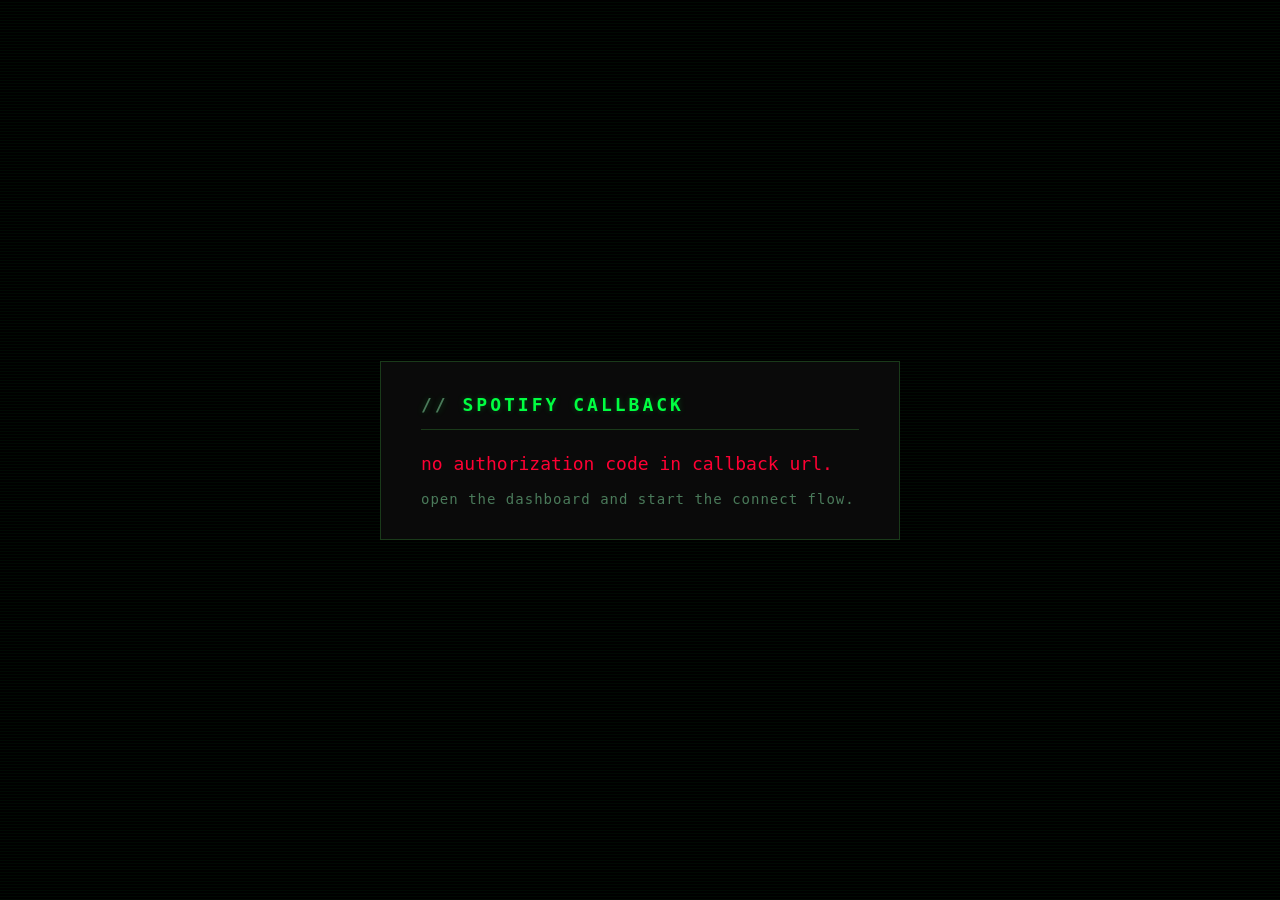
<file: browsers/librewolf/newtab/callback.html>
<!DOCTYPE html>
<html lang="en">
<head>
<meta charset="UTF-8">
<title>HOME // spotify callback</title>
<style>
  :root {
    --sc-bg:     #000000;
    --sc-panel:  #0a0a0a;
    --sc-border: #1a3a1a;
    --sc-text:   #c0ffcc;
    --sc-green:  #00ff41;
    --sc-amber:  #ffaa00;
    --sc-red:    #ff0033;
    --sc-dim:    #4a7a5a;
  }
  * { box-sizing: border-box; margin: 0; padding: 0; }
  body {
    background: var(--sc-bg);
    color: var(--sc-text);
    font-family: "VT323", monospace;
    font-size: 20px;
    min-height: 100vh;
    display: flex;
    align-items: center;
    justify-content: center;
    padding: 40px;
  }
  body::before {
    content: "";
    position: fixed;
    inset: 0;
    pointer-events: none;
    background-image: repeating-linear-gradient(
      to bottom,
      transparent 0, transparent 2px,
      rgba(0, 255, 65, 0.04) 2px, rgba(0, 255, 65, 0.04) 3px
    );
  }
  .panel {
    background: var(--sc-panel);
    border: 1px solid var(--sc-border);
    padding: 32px 40px;
    max-width: 520px;
    width: 100%;
    position: relative;
  }
  h1 {
    font-size: 18px;
    letter-spacing: 3px;
    color: var(--sc-green);
    text-transform: uppercase;
    margin-bottom: 20px;
    padding-bottom: 14px;
    border-bottom: 1px solid var(--sc-border);
    text-shadow: 0 0 6px rgba(0, 255, 65, 0.25);
  }
  h1::before { content: "// "; color: var(--sc-dim); }
  #status {
    font-size: 18px;
    line-height: 1.5;
    word-break: break-word;
  }
  #status.ok    { color: var(--sc-green); }
  #status.err   { color: var(--sc-red); }
  #status.dim   { color: var(--sc-dim); }
  .hint {
    margin-top: 14px;
    font-size: 14px;
    color: var(--sc-dim);
    letter-spacing: 1px;
  }
  a { color: var(--sc-green); }
</style>
</head>
<body>
<div class="panel">
  <h1>spotify callback</h1>
  <div id="status" class="dim">exchanging authorization…</div>
  <div class="hint" id="hint"></div>
</div>
<script>
(async () => {
  const status = document.getElementById("status");
  const hint = document.getElementById("hint");
  const setState = (cls, text, hintText) => {
    status.className = cls;
    status.textContent = text;
    if (hintText !== undefined) hint.textContent = hintText;
  };

  const KEYS = {
    cid:     "home.spotify.client_id",
    verifier:"home.spotify.verifier",
    access:  "home.spotify.access_token",
    refresh: "home.spotify.refresh_token",
    exp:     "home.spotify.expires_at"
  };

  const params = new URLSearchParams(window.location.search);
  const code = params.get("code");
  const err = params.get("error");

  if (err) {
    setState("err", "oauth error: " + err,
             "click 'connect spotify' again on the dashboard to retry.");
    return;
  }
  if (!code) {
    setState("err", "no authorization code in callback url.",
             "open the dashboard and start the connect flow.");
    return;
  }

  const verifier = localStorage.getItem(KEYS.verifier);
  const cid = localStorage.getItem(KEYS.cid);
  if (!verifier || !cid) {
    setState("err", "missing pkce verifier or client id in local storage.",
             "the auth flow state was lost — restart from the dashboard.");
    return;
  }

  try {
    const res = await fetch("https://accounts.spotify.com/api/token", {
      method: "POST",
      headers: { "Content-Type": "application/x-www-form-urlencoded" },
      body: new URLSearchParams({
        client_id: cid,
        grant_type: "authorization_code",
        code: code,
        redirect_uri: window.location.origin + "/callback.html",
        code_verifier: verifier
      })
    });
    const data = await res.json();
    if (!res.ok || !data.access_token) {
      setState("err", "token exchange failed: " + (data.error_description || data.error || res.status),
               "verify the client id and the redirect uri registered in your spotify app match exactly.");
      return;
    }
    localStorage.setItem(KEYS.access, data.access_token);
    localStorage.setItem(KEYS.refresh, data.refresh_token);
    localStorage.setItem(KEYS.exp, Date.now() + (data.expires_in - 60) * 1000);
    localStorage.removeItem(KEYS.verifier);
    setState("ok", "connected. redirecting to dashboard…", "");
    setTimeout(() => { window.location.href = "/"; }, 900);
  } catch (e) {
    setState("err", "network error during token exchange: " + e.message,
             "check your connection and try again from the dashboard.");
  }
})();
</script>
</body>
</html>
</file>
